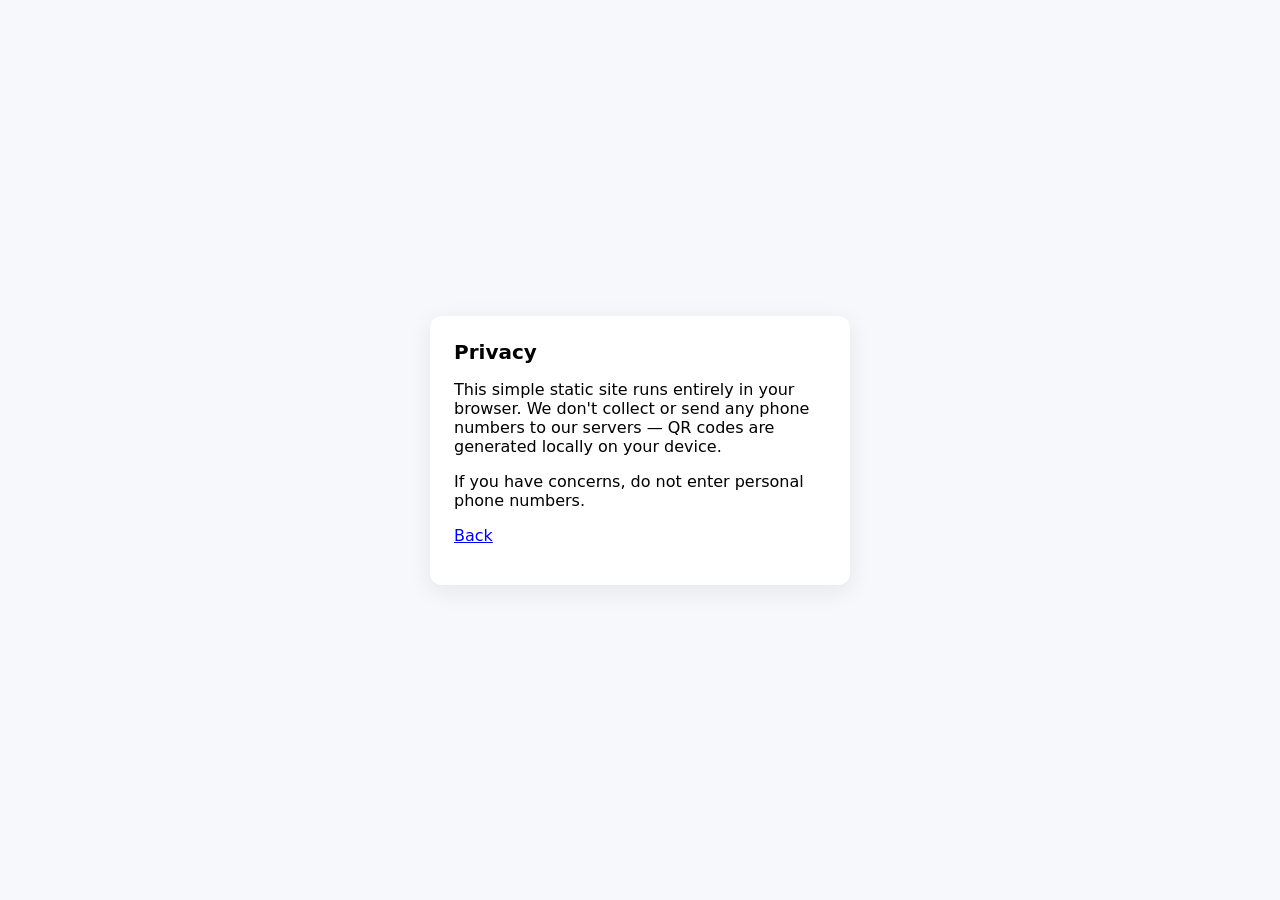
<file: privacy.html>
<!doctype html>
<html lang="en">
<head>
  <meta charset="utf-8" />
  <meta name="viewport" content="width=device-width,initial-scale=1" />
  <title>Privacy - Signal QR Generator</title>
  <link rel="stylesheet" href="/style.css" />
</head>
<body>
  <main class="card">
    <h1>Privacy</h1>
    <p>This simple static site runs entirely in your browser. We don't collect or send any phone numbers to our servers — QR codes are generated locally on your device.</p>
    <p>If you have concerns, do not enter personal phone numbers.</p>
    <p><a href="/">Back</a></p>
  </main>
</body>
</html>
</file>
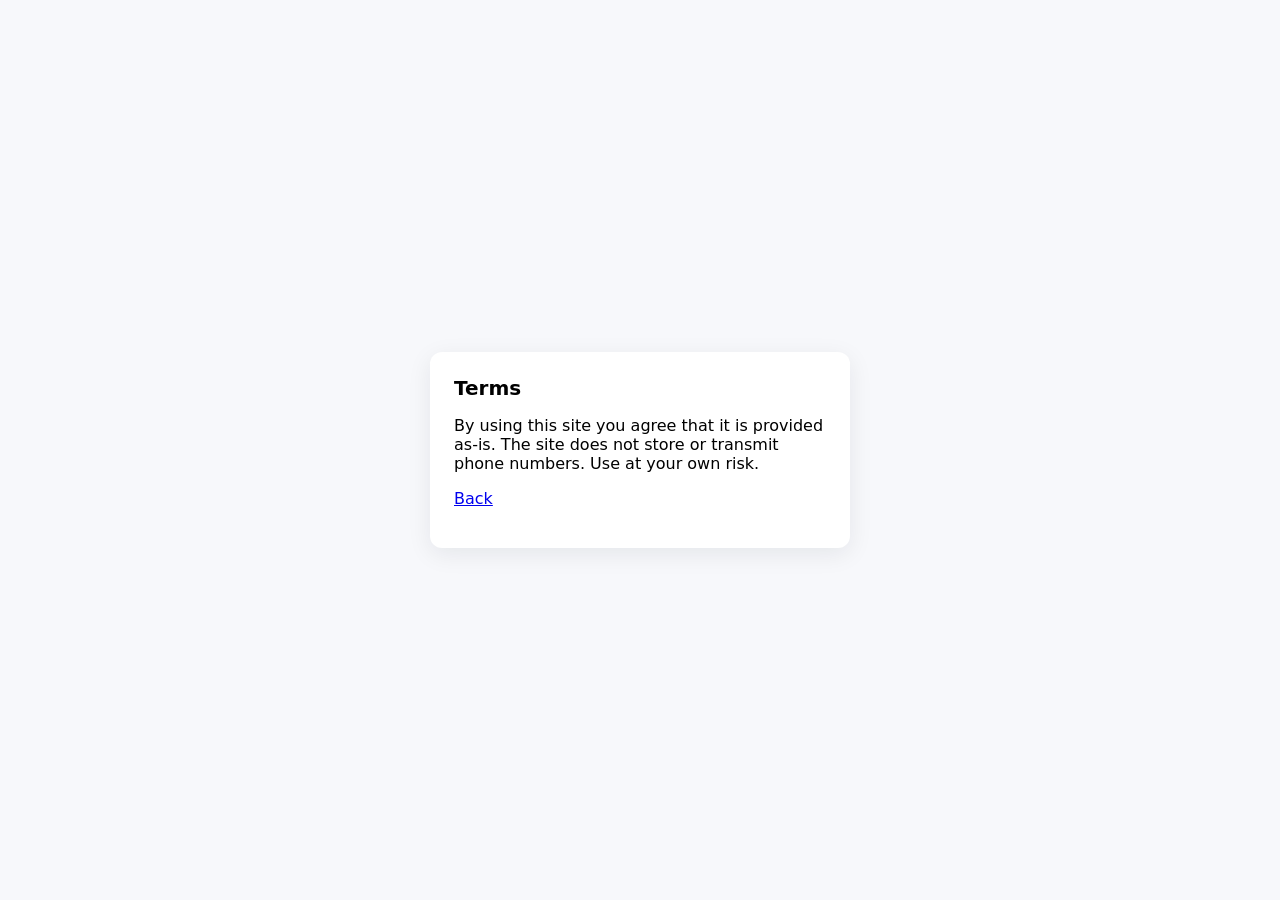
<file: terms.html>
<!doctype html>
<html lang="en">
<head>
  <meta charset="utf-8" />
  <meta name="viewport" content="width=device-width,initial-scale=1" />
  <title>Terms - Signal QR Generator</title>
  <link rel="stylesheet" href="/style.css" />
</head>
<body>
  <main class="card">
    <h1>Terms</h1>
    <p>By using this site you agree that it is provided as-is. The site does not store or transmit phone numbers. Use at your own risk.</p>
    <p><a href="/">Back</a></p>
  </main>
</body>
</html>
</file>
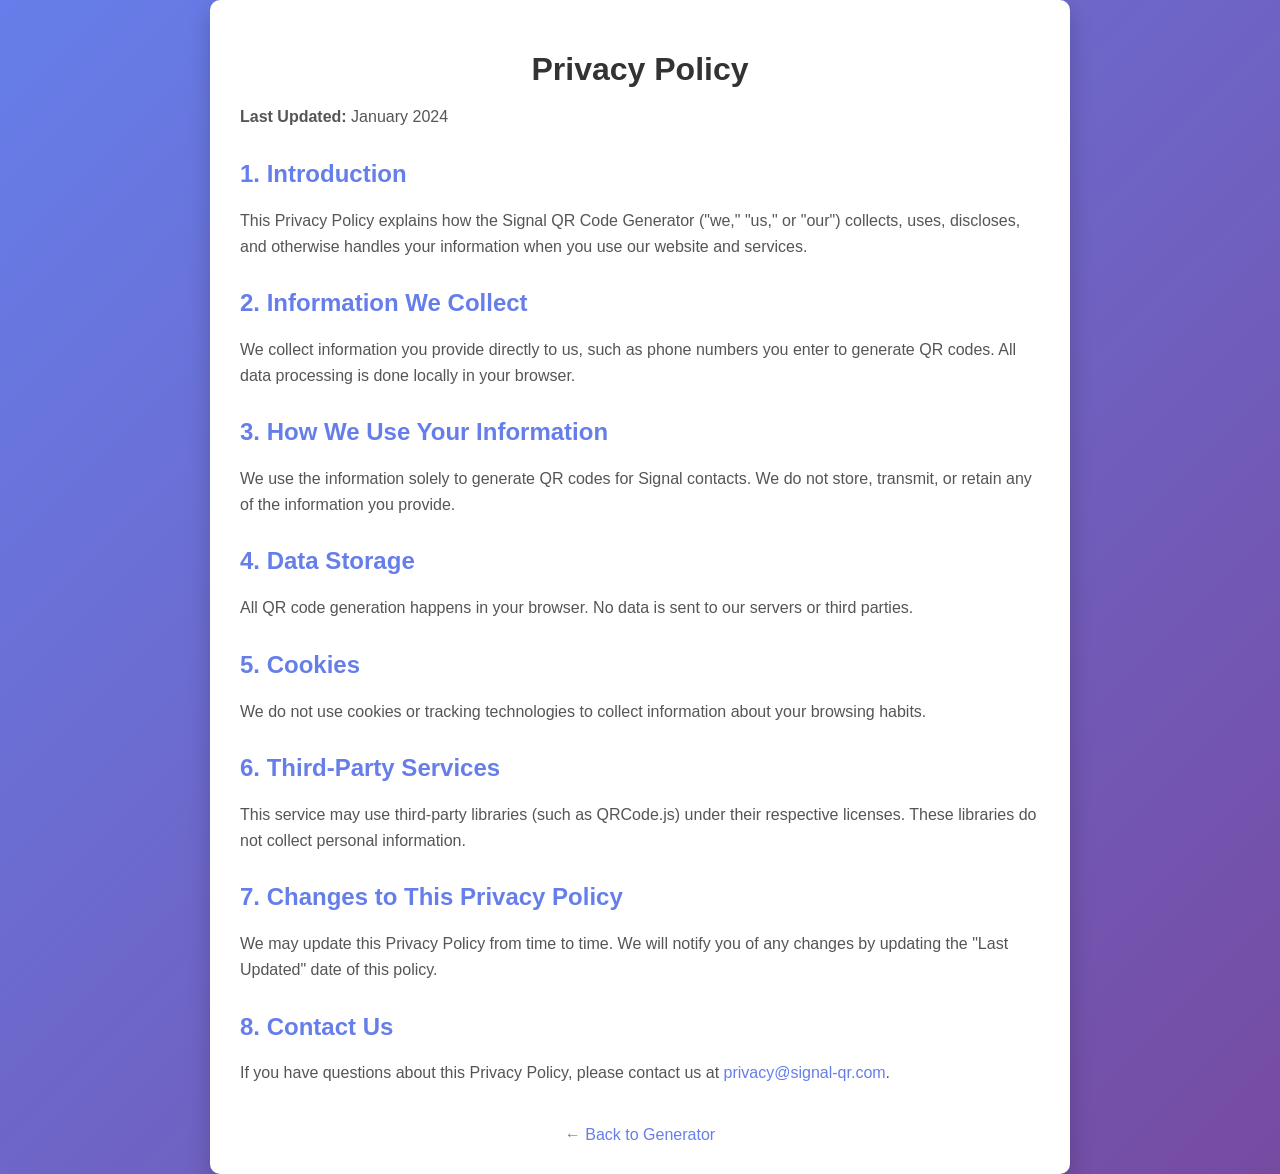
<file: signal-qr-generator/privacy.html>
<!DOCTYPE html>
<html lang="en">
<head>
  <meta charset="UTF-8">
  <meta name="viewport" content="width=device-width, initial-scale=1.0">
  <title>Privacy Policy - Signal QR Code Generator</title>
  <link rel="stylesheet" href="style.css">
  <style>
    .container {
      text-align: left;
      max-width: 800px;
    }
    h1 { text-align: center; }
    h2 { margin-top: 30px; color: #667eea; }
    p { line-height: 1.6; color: #555; }
    a { color: #667eea; text-decoration: none; }
    a:hover { text-decoration: underline; }
  </style>
</head>
<body>
  <div class="container">
    <h1>Privacy Policy</h1>
    <p><strong>Last Updated:</strong> January 2024</p>

    <h2>1. Introduction</h2>
    <p>
      This Privacy Policy explains how the Signal QR Code Generator ("we," "us," or "our") collects, 
      uses, discloses, and otherwise handles your information when you use our website and services.
    </p>

    <h2>2. Information We Collect</h2>
    <p>
      We collect information you provide directly to us, such as phone numbers you enter to generate 
      QR codes. All data processing is done locally in your browser.
    </p>

    <h2>3. How We Use Your Information</h2>
    <p>
      We use the information solely to generate QR codes for Signal contacts. We do not store, 
      transmit, or retain any of the information you provide.
    </p>

    <h2>4. Data Storage</h2>
    <p>
      All QR code generation happens in your browser. No data is sent to our servers or third parties.
    </p>

    <h2>5. Cookies</h2>
    <p>
      We do not use cookies or tracking technologies to collect information about your browsing habits.
    </p>

    <h2>6. Third-Party Services</h2>
    <p>
      This service may use third-party libraries (such as QRCode.js) under their respective licenses. 
      These libraries do not collect personal information.
    </p>

    <h2>7. Changes to This Privacy Policy</h2>
    <p>
      We may update this Privacy Policy from time to time. We will notify you of any changes by 
      updating the "Last Updated" date of this policy.
    </p>

    <h2>8. Contact Us</h2>
    <p>
      If you have questions about this Privacy Policy, please contact us at 
      <a href="mailto:privacy@signal-qr.com">privacy@signal-qr.com</a>.
    </p>

    <div style="margin-top: 40px; text-align: center;">
      <a href="index.html" style="color: #667eea;">← Back to Generator</a>
    </div>
  </div>
</body>
</html>
</file>
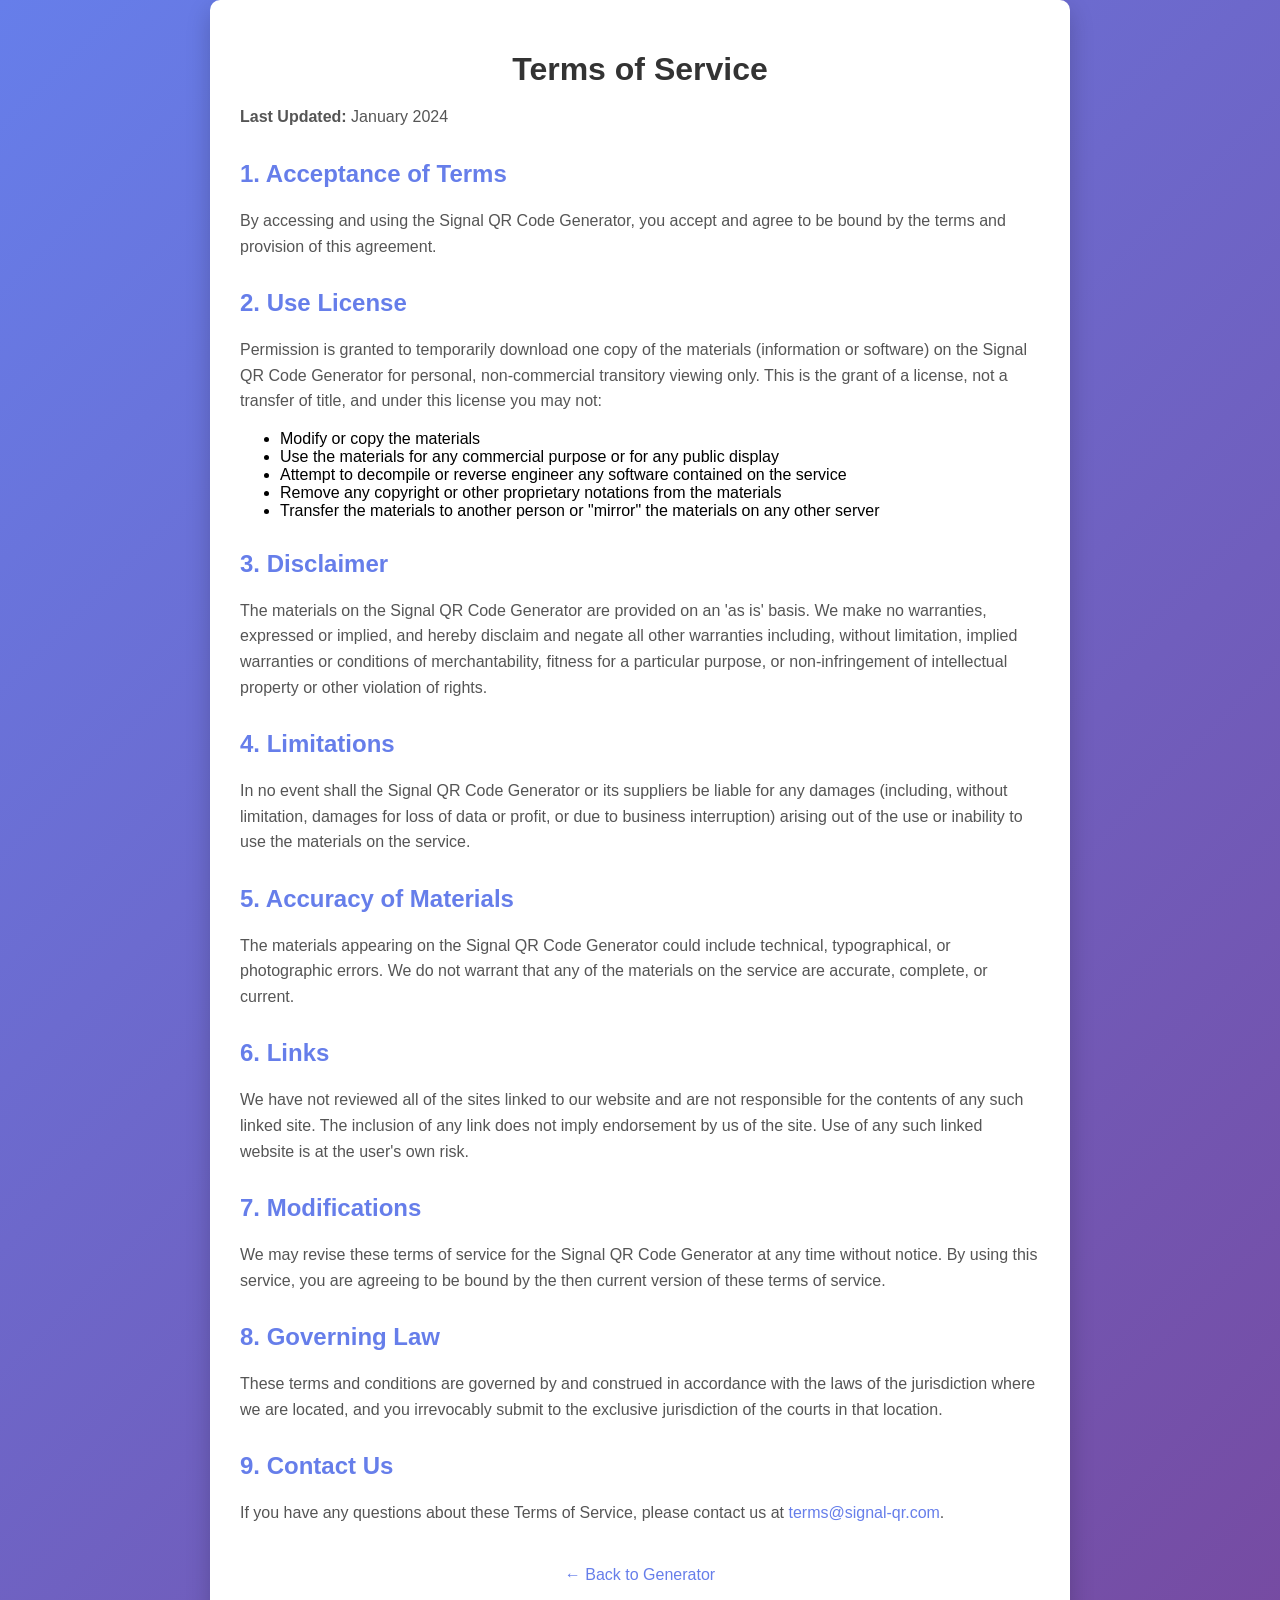
<file: signal-qr-generator/terms.html>
<!DOCTYPE html>
<html lang="en">
<head>
  <meta charset="UTF-8">
  <meta name="viewport" content="width=device-width, initial-scale=1.0">
  <title>Terms of Service - Signal QR Code Generator</title>
  <link rel="stylesheet" href="style.css">
  <style>
    .container {
      text-align: left;
      max-width: 800px;
    }
    h1 { text-align: center; }
    h2 { margin-top: 30px; color: #667eea; }
    p { line-height: 1.6; color: #555; }
    a { color: #667eea; text-decoration: none; }
    a:hover { text-decoration: underline; }
  </style>
</head>
<body>
  <div class="container">
    <h1>Terms of Service</h1>
    <p><strong>Last Updated:</strong> January 2024</p>

    <h2>1. Acceptance of Terms</h2>
    <p>
      By accessing and using the Signal QR Code Generator, you accept and agree to be bound by 
      the terms and provision of this agreement.
    </p>

    <h2>2. Use License</h2>
    <p>
      Permission is granted to temporarily download one copy of the materials (information or software) 
      on the Signal QR Code Generator for personal, non-commercial transitory viewing only. 
      This is the grant of a license, not a transfer of title, and under this license you may not:
    </p>
    <ul>
      <li>Modify or copy the materials</li>
      <li>Use the materials for any commercial purpose or for any public display</li>
      <li>Attempt to decompile or reverse engineer any software contained on the service</li>
      <li>Remove any copyright or other proprietary notations from the materials</li>
      <li>Transfer the materials to another person or "mirror" the materials on any other server</li>
    </ul>

    <h2>3. Disclaimer</h2>
    <p>
      The materials on the Signal QR Code Generator are provided on an 'as is' basis. We make no 
      warranties, expressed or implied, and hereby disclaim and negate all other warranties including, 
      without limitation, implied warranties or conditions of merchantability, fitness for a particular 
      purpose, or non-infringement of intellectual property or other violation of rights.
    </p>

    <h2>4. Limitations</h2>
    <p>
      In no event shall the Signal QR Code Generator or its suppliers be liable for any damages 
      (including, without limitation, damages for loss of data or profit, or due to business interruption) 
      arising out of the use or inability to use the materials on the service.
    </p>

    <h2>5. Accuracy of Materials</h2>
    <p>
      The materials appearing on the Signal QR Code Generator could include technical, typographical, 
      or photographic errors. We do not warrant that any of the materials on the service are accurate, 
      complete, or current.
    </p>

    <h2>6. Links</h2>
    <p>
      We have not reviewed all of the sites linked to our website and are not responsible for the 
      contents of any such linked site. The inclusion of any link does not imply endorsement by us 
      of the site. Use of any such linked website is at the user's own risk.
    </p>

    <h2>7. Modifications</h2>
    <p>
      We may revise these terms of service for the Signal QR Code Generator at any time without notice. 
      By using this service, you are agreeing to be bound by the then current version of these terms of service.
    </p>

    <h2>8. Governing Law</h2>
    <p>
      These terms and conditions are governed by and construed in accordance with the laws of the jurisdiction 
      where we are located, and you irrevocably submit to the exclusive jurisdiction of the courts in that location.
    </p>

    <h2>9. Contact Us</h2>
    <p>
      If you have any questions about these Terms of Service, please contact us at 
      <a href="mailto:terms@signal-qr.com">terms@signal-qr.com</a>.
    </p>

    <div style="margin-top: 40px; text-align: center;">
      <a href="index.html" style="color: #667eea;">← Back to Generator</a>
    </div>
  </div>
</body>
</html>
</file>
<file: style.css>
/* style.css - minimal styles for the Signal QR Generator */
:root{--bg:#f7f8fb;--card:#fff;--accent:#0b66ff;--muted:#666}
*{box-sizing:border-box;font-family:Inter, system-ui, -apple-system, 'Segoe UI', Roboto, 'Helvetica Neue', Arial}
body{margin:0;background:var(--bg);display:flex;align-items:center;justify-content:center;min-height:100vh}
.card{background:var(--card);padding:24px;border-radius:12px;box-shadow:0 6px 24px rgba(16,24,40,.08);max-width:420px;width:100%}
h1{margin:0 0 8px;font-size:20px}
label{display:block;margin-top:12px;font-size:13px;color:var(--muted)}
input#signal{width:100%;padding:10px 12px;border:1px solid #e6e9ef;border-radius:8px;margin-top:6px;font-size:16px}
.controls{display:flex;gap:8px;margin-top:12px}
button{background:var(--accent);color:#fff;border:0;padding:10px 14px;border-radius:8px;cursor:pointer}
button:active{transform:translateY(1px)}
a#download{display:inline-flex;align-items:center;gap:8px;padding:10px 12px;border-radius:8px;background:#eef3ff;color:var(--accent);text-decoration:none;border:1px solid rgba(11,102,255,.08)}
.qrcode{margin-top:16px;display:flex;align-items:center;justify-content:center;padding:12px;border-radius:8px;background:#fafbfd;border:1px dashed #e6e9ef}
.hint{display:block;margin-top:8px;color:var(--muted);font-size:13px}
.links{display:flex;gap:12px;margin-top:14px}
.links a{color:var(--muted);font-size:13px;text-decoration:none}
</file>
<file: signal-qr-generator/style.css>
/* style.css content - extracted from zip */
body {
  font-family: 'Segoe UI', Tahoma, Geneva, Verdana, sans-serif;
  display: flex;
  justify-content: center;
  align-items: center;
  min-height: 100vh;
  margin: 0;
  background: linear-gradient(135deg, #667eea 0%, #764ba2 100%);
}

.container {
  background: white;
  border-radius: 10px;
  padding: 30px;
  box-shadow: 0 10px 25px rgba(0, 0, 0, 0.2);
  text-align: center;
  max-width: 500px;
  width: 90%;
}

h1 {
  color: #333;
  margin-bottom: 10px;
}

.input-group {
  margin: 20px 0;
}

input {
  width: 100%;
  padding: 10px;
  border: 2px solid #ddd;
  border-radius: 5px;
  font-size: 16px;
  box-sizing: border-box;
  transition: border-color 0.3s;
}

input:focus {
  outline: none;
  border-color: #667eea;
}

button {
  background: linear-gradient(135deg, #667eea 0%, #764ba2 100%);
  color: white;
  padding: 12px 30px;
  border: none;
  border-radius: 5px;
  font-size: 16px;
  cursor: pointer;
  transition: transform 0.2s;
  margin-top: 10px;
}

button:hover {
  transform: scale(1.05);
}

button:active {
  transform: scale(0.95);
}

#qrcode {
  margin-top: 30px;
  display: none;
}

#qrcode.show {
  display: block;
}
</file>
